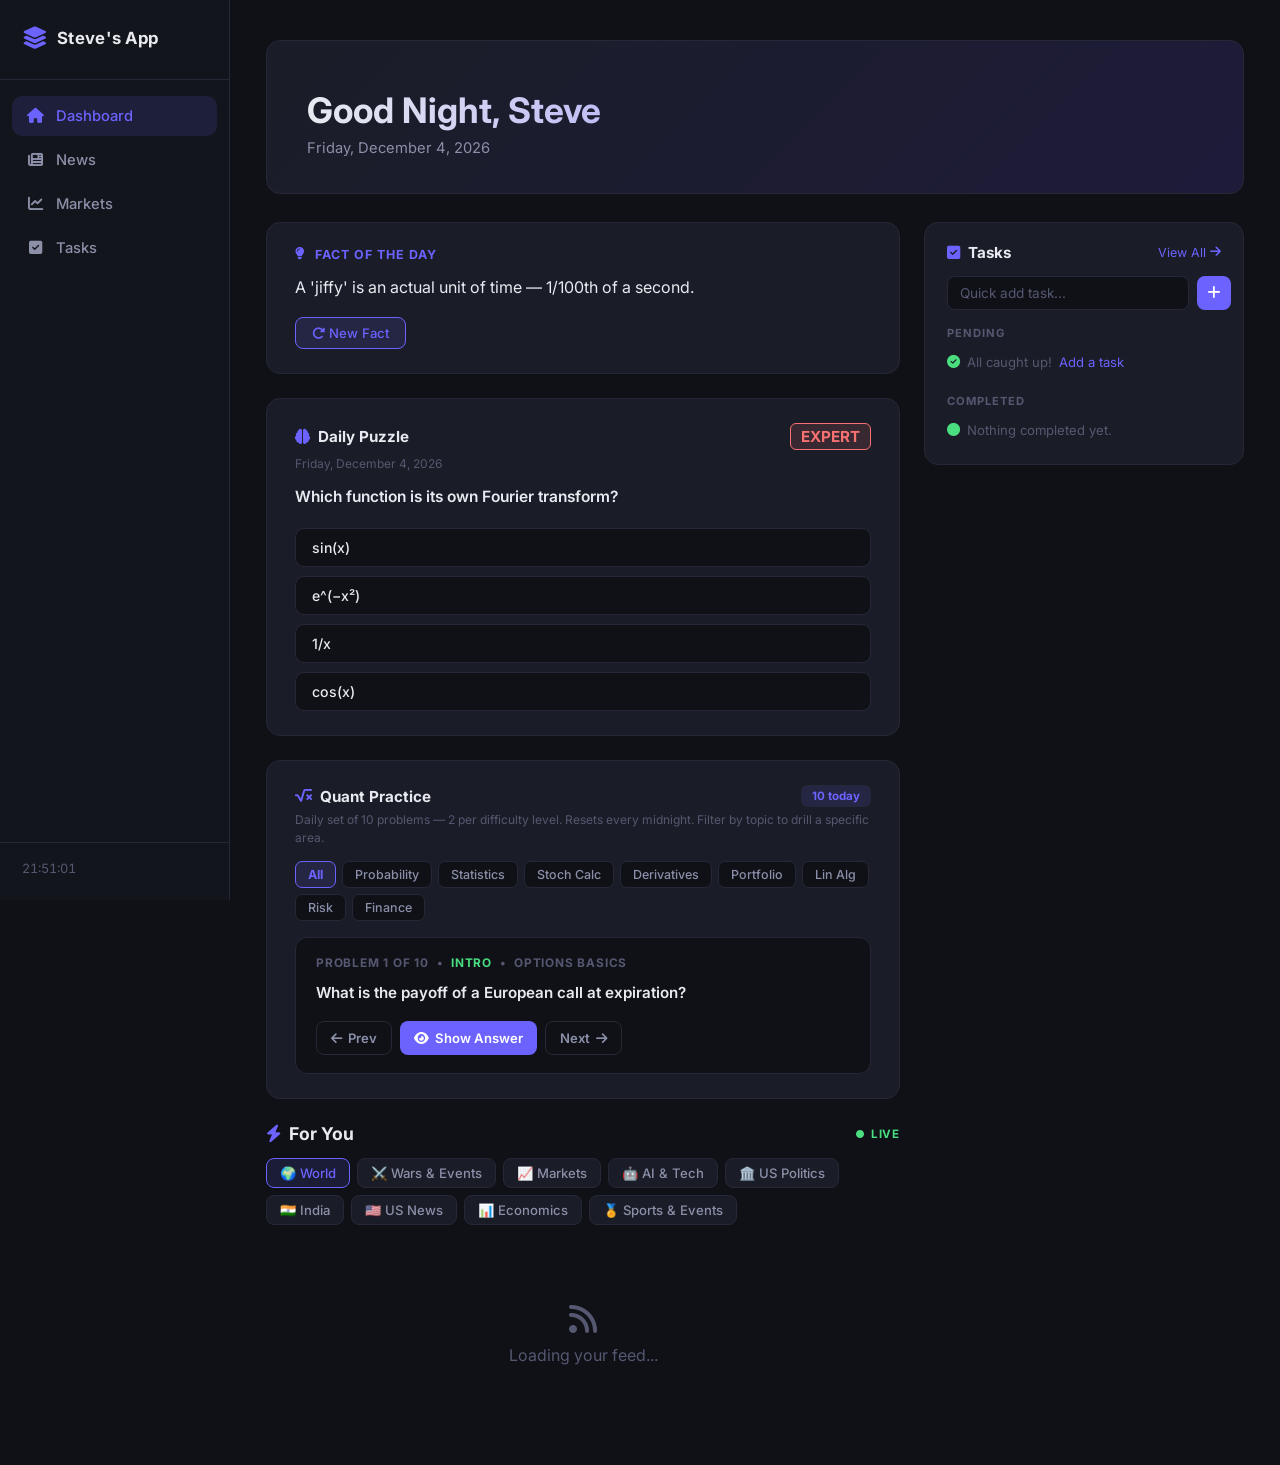
<file: index.html>
<!DOCTYPE html>
<html lang="en">
<head>
  <meta charset="UTF-8" />
  <meta name="viewport" content="width=device-width, initial-scale=1.0" />
  <title>Steve's Dashboard</title>
  <link rel="stylesheet" href="style.css" />
  <link href="https://fonts.googleapis.com/css2?family=Inter:wght@300;400;500;600;700&display=swap" rel="stylesheet" />
  <link rel="stylesheet" href="https://cdnjs.cloudflare.com/ajax/libs/font-awesome/6.5.0/css/all.min.css" />
</head>
<body>
  <nav class="sidebar">
    <div class="sidebar-logo">
      <span class="logo-icon"><i class="fas fa-layer-group"></i></span>
      <span class="logo-text">Steve's App</span>
    </div>
    <ul class="nav-links">
      <li><a href="index.html"   class="nav-item active"><i class="fas fa-home"></i><span>Dashboard</span></a></li>
      <li><a href="news.html"    class="nav-item"><i class="fas fa-newspaper"></i><span>News</span></a></li>
      <li><a href="markets.html" class="nav-item"><i class="fas fa-chart-line"></i><span>Markets</span></a></li>
      <li><a href="tasks.html"   class="nav-item"><i class="fas fa-check-square"></i><span>Tasks</span></a></li>
    </ul>
    <div class="sidebar-footer"><span id="sidebar-clock"></span></div>
  </nav>

  <main class="main-content">

    <div class="dashboard-hero">
      <div class="greeting-card">
        <div class="greeting-icon" id="greeting-icon"></div>
        <h1 id="greeting-text">Hello, Steve</h1>
        <p class="greeting-date" id="greeting-date"></p>
      </div>
    </div>

    <div class="dash-two-col">
      <div class="dash-left">

        <div class="fact-section">
          <div class="fact-card">
            <div class="fact-header"><i class="fas fa-lightbulb"></i><span>Fact of the Day</span></div>
            <p class="fact-text" id="fact-text">Loading fact...</p>
            <button class="fact-refresh" id="fact-refresh"><i class="fas fa-rotate-right"></i> New Fact</button>
          </div>
        </div>

        <div class="puzzle-section">
          <div class="puzzle-card" id="puzzle-card">
            <div class="puzzle-header">
              <span><i class="fas fa-brain"></i> Daily Puzzle</span>
              <span class="puzzle-badge" id="puzzle-badge"></span>
            </div>
            <div class="puzzle-date" id="puzzle-date"></div>
            <div class="puzzle-question" id="puzzle-question">Loading today's puzzle...</div>
            <div class="puzzle-options" id="puzzle-options"></div>
            <div class="puzzle-result" id="puzzle-result"></div>
          </div>
        </div>

        <!-- Quant Practice -->
        <div class="quant-section">
          <div class="quant-card">
            <div class="quant-header">
              <span><i class="fas fa-square-root-variable"></i> Quant Practice</span>
              <span class="quant-counter" id="quant-counter"></span>
            </div>
            <div class="quant-subtitle">Daily set of 10 problems — 2 per difficulty level. Resets every midnight. Filter by topic to drill a specific area.</div>

            <!-- Topic filters -->
            <div class="quant-filters" id="quant-filters">
              <button class="qf-btn active" data-topic="all">All</button>
              <button class="qf-btn" data-topic="Probability">Probability</button>
              <button class="qf-btn" data-topic="Statistics">Statistics</button>
              <button class="qf-btn" data-topic="Stochastic Calculus">Stoch Calc</button>
              <button class="qf-btn" data-topic="Derivatives">Derivatives</button>
              <button class="qf-btn" data-topic="Portfolio">Portfolio</button>
              <button class="qf-btn" data-topic="Linear Algebra">Lin Alg</button>
              <button class="qf-btn" data-topic="Risk">Risk</button>
              <button class="qf-btn" data-topic="Finance">Finance</button>
            </div>

            <div class="quant-problem-box">
              <div class="quant-problem-number" id="quant-problem-number">Problem 1 of 10</div>
              <div class="quant-problem-question" id="quant-problem-question">Loading problem...</div>
              <div class="quant-problem-answer" id="quant-problem-answer" style="display:none"></div>
              <div class="quant-actions">
                <button id="quant-prev-problem" class="quant-btn quant-btn-secondary"><i class="fas fa-arrow-left"></i> Prev</button>
                <button id="quant-show-answer" class="quant-btn"><i class="fas fa-eye"></i> Show Answer</button>
                <button id="quant-next-problem" class="quant-btn quant-btn-secondary">Next <i class="fas fa-arrow-right"></i></button>
              </div>
            </div>
          </div>
        </div>

        <div class="foryou-section">
          <div class="foryou-header">
            <span><i class="fas fa-bolt"></i> For You</span>
            <span class="foryou-live"><i class="fas fa-circle"></i> Live</span>
          </div>
          <div class="foryou-tabs" id="foryou-tabs">
            <button class="fy-tab active" data-topic="world">🌍 World</button>
            <button class="fy-tab" data-topic="war">⚔️ Wars &amp; Events</button>
            <button class="fy-tab" data-topic="markets">📈 Markets</button>
            <button class="fy-tab" data-topic="tech">🤖 AI &amp; Tech</button>
            <button class="fy-tab" data-topic="uspolitics">🏛️ US Politics</button>
            <button class="fy-tab" data-topic="india">🇮🇳 India</button>
            <button class="fy-tab" data-topic="usnews">🇺🇸 US News</button>
            <button class="fy-tab" data-topic="economics">📊 Economics</button>
            <button class="fy-tab" data-topic="sports">🏅 Sports &amp; Events</button>
          </div>
          <div class="foryou-grid" id="foryou-grid">
            <div class="foryou-placeholder"><i class="fas fa-rss"></i><p>Loading your feed...</p></div>
          </div>
        </div>

      </div>

      <div class="dash-right">
        <div class="dash-tasks-widget">
          <div class="widget-header">
            <span><i class="fas fa-check-square"></i> Tasks</span>
            <a href="tasks.html" class="widget-link">View All <i class="fas fa-arrow-right"></i></a>
          </div>
          <div class="dash-quick-add">
            <input type="text" id="dash-task-input" placeholder="Quick add task..." maxlength="200" />
            <button id="dash-task-add"><i class="fas fa-plus"></i></button>
          </div>
          <div class="dash-task-section-label">Pending</div>
          <div id="dash-task-list"></div>
          <div class="dash-task-section-label" style="margin-top:18px">Completed</div>
          <div id="dash-done-list"></div>
        </div>
      </div>
    </div>

  </main>

  <script src="app.js"></script>
  <script src="puzzle.js"></script>
  <script src="quant.js"></script>
  <script src="foryou.js"></script>
</body>
</html>
</file>
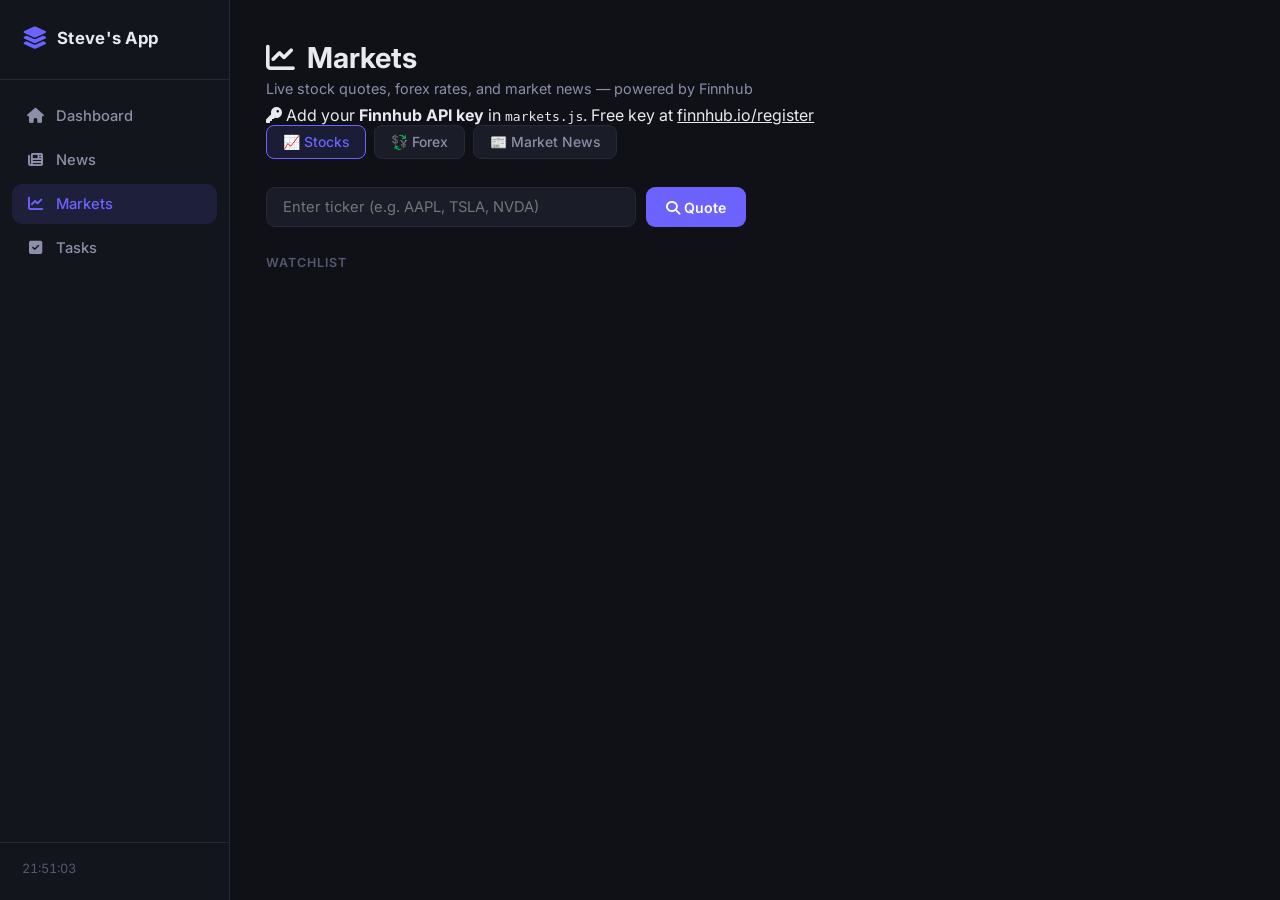
<file: markets.html>
<!DOCTYPE html>
<html lang="en">
<head>
  <meta charset="UTF-8" />
  <meta name="viewport" content="width=device-width, initial-scale=1.0" />
  <title>Markets – Steve's App</title>
  <link rel="stylesheet" href="style.css" />
  <link href="https://fonts.googleapis.com/css2?family=Inter:wght@300;400;500;600;700&display=swap" rel="stylesheet" />
  <link rel="stylesheet" href="https://cdnjs.cloudflare.com/ajax/libs/font-awesome/6.5.0/css/all.min.css" />
</head>
<body>
  <nav class="sidebar">
    <div class="sidebar-logo">
      <span class="logo-icon"><i class="fas fa-layer-group"></i></span>
      <span class="logo-text">Steve's App</span>
    </div>
    <ul class="nav-links">
      <li><a href="index.html"   class="nav-item"><i class="fas fa-home"></i><span>Dashboard</span></a></li>
      <li><a href="news.html"    class="nav-item"><i class="fas fa-newspaper"></i><span>News</span></a></li>
      <li><a href="markets.html" class="nav-item active"><i class="fas fa-chart-line"></i><span>Markets</span></a></li>
      <li><a href="tasks.html"   class="nav-item"><i class="fas fa-check-square"></i><span>Tasks</span></a></li>
    </ul>
    <div class="sidebar-footer"><span id="sidebar-clock"></span></div>
  </nav>
  <main class="main-content">
    <div class="news-header">
      <h1><i class="fas fa-chart-line"></i> Markets</h1>
      <p>Live stock quotes, forex rates, and market news — powered by Finnhub</p>
    </div>
    <div class="api-notice">
      <i class="fas fa-key"></i>
      <span>Add your <strong>Finnhub API key</strong> in <code>markets.js</code>. Free key at <a href="https://finnhub.io/register" target="_blank" style="color:inherit">finnhub.io/register</a></span>
    </div>
    <div class="category-tabs" id="market-tabs">
      <button class="tab-btn active" data-tab="stocks">📈 Stocks</button>
      <button class="tab-btn" data-tab="forex">💱 Forex</button>
      <button class="tab-btn" data-tab="market-news">📰 Market News</button>
    </div>
    <div id="tab-stocks">
      <div class="ticker-search">
        <input type="text" id="ticker-input" placeholder="Enter ticker (e.g. AAPL, TSLA, NVDA)" />
        <button id="ticker-btn"><i class="fas fa-search"></i> Quote</button>
      </div>
      <div id="quote-result"></div>
      <div class="section-label">Watchlist</div>
      <div class="watchlist-grid" id="watchlist-grid"></div>
    </div>
    <div id="tab-forex" style="display:none">
      <div class="section-label">Major Currency Pairs</div>
      <div class="forex-grid" id="forex-grid"></div>
    </div>
    <div id="tab-market-news" style="display:none">
      <div class="news-grid" id="market-news-grid"></div>
    </div>
  </main>
  <script src="app.js"></script>
  <script src="markets.js"></script>
</body>
</html>
</file>
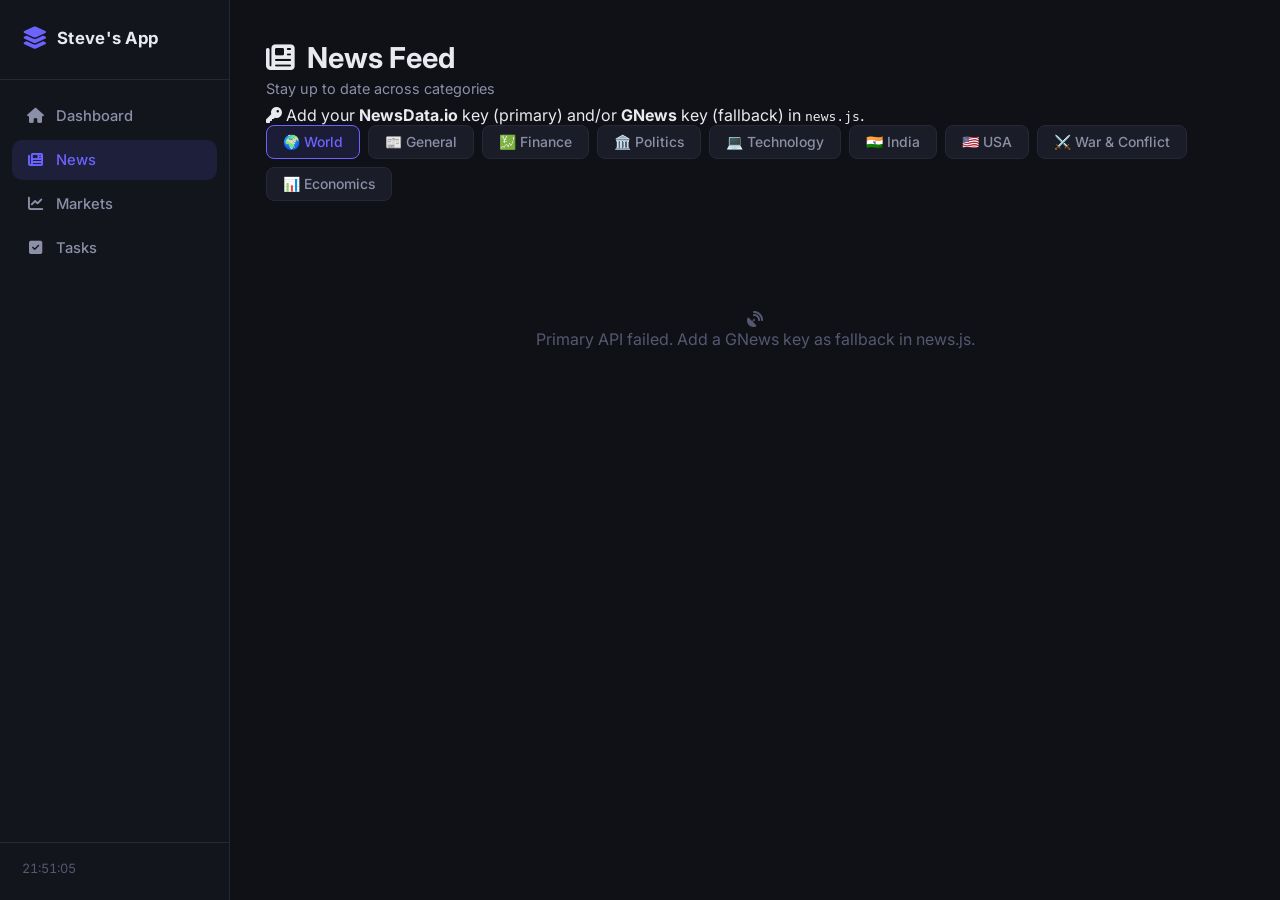
<file: news.html>
<!DOCTYPE html>
<html lang="en">
<head>
  <meta charset="UTF-8" />
  <meta name="viewport" content="width=device-width, initial-scale=1.0" />
  <title>News – Steve's App</title>
  <link rel="stylesheet" href="style.css" />
  <link href="https://fonts.googleapis.com/css2?family=Inter:wght@300;400;500;600;700&display=swap" rel="stylesheet" />
  <link rel="stylesheet" href="https://cdnjs.cloudflare.com/ajax/libs/font-awesome/6.5.0/css/all.min.css" />
</head>
<body>
  <nav class="sidebar">
    <div class="sidebar-logo">
      <span class="logo-icon"><i class="fas fa-layer-group"></i></span>
      <span class="logo-text">Steve's App</span>
    </div>
    <ul class="nav-links">
      <li><a href="index.html"   class="nav-item"><i class="fas fa-home"></i><span>Dashboard</span></a></li>
      <li><a href="news.html"    class="nav-item active"><i class="fas fa-newspaper"></i><span>News</span></a></li>
      <li><a href="markets.html" class="nav-item"><i class="fas fa-chart-line"></i><span>Markets</span></a></li>
      <li><a href="tasks.html"   class="nav-item"><i class="fas fa-check-square"></i><span>Tasks</span></a></li>
    </ul>
    <div class="sidebar-footer"><span id="sidebar-clock"></span></div>
  </nav>
  <main class="main-content">
    <div class="news-header">
      <h1><i class="fas fa-newspaper"></i> News Feed</h1>
      <p>Stay up to date across categories</p>
    </div>
    <div class="api-notice">
      <i class="fas fa-key"></i>
      <span>Add your <strong>NewsData.io</strong> key (primary) and/or <strong>GNews</strong> key (fallback) in <code>news.js</code>.</span>
    </div>
    <div class="category-tabs" id="category-tabs">
      <button class="tab-btn active" data-category="world">🌍 World</button>
      <button class="tab-btn" data-category="top">📰 General</button>
      <button class="tab-btn" data-category="business">💹 Finance</button>
      <button class="tab-btn" data-category="politics">🏛️ Politics</button>
      <button class="tab-btn" data-category="technology">💻 Technology</button>
      <button class="tab-btn" data-category="india">🇮🇳 India</button>
      <button class="tab-btn" data-category="usa">🇺🇸 USA</button>
      <button class="tab-btn" data-category="war">⚔️ War & Conflict</button>
      <button class="tab-btn" data-category="economics">📊 Economics</button>
    </div>
    <div class="news-grid" id="news-grid">
      <div class="news-placeholder"><i class="fas fa-satellite-dish"></i><p>Add your API key to fetch live news</p></div>
    </div>
  </main>
  <script src="app.js"></script>
  <script src="news.js"></script>
</body>
</html>
</file>
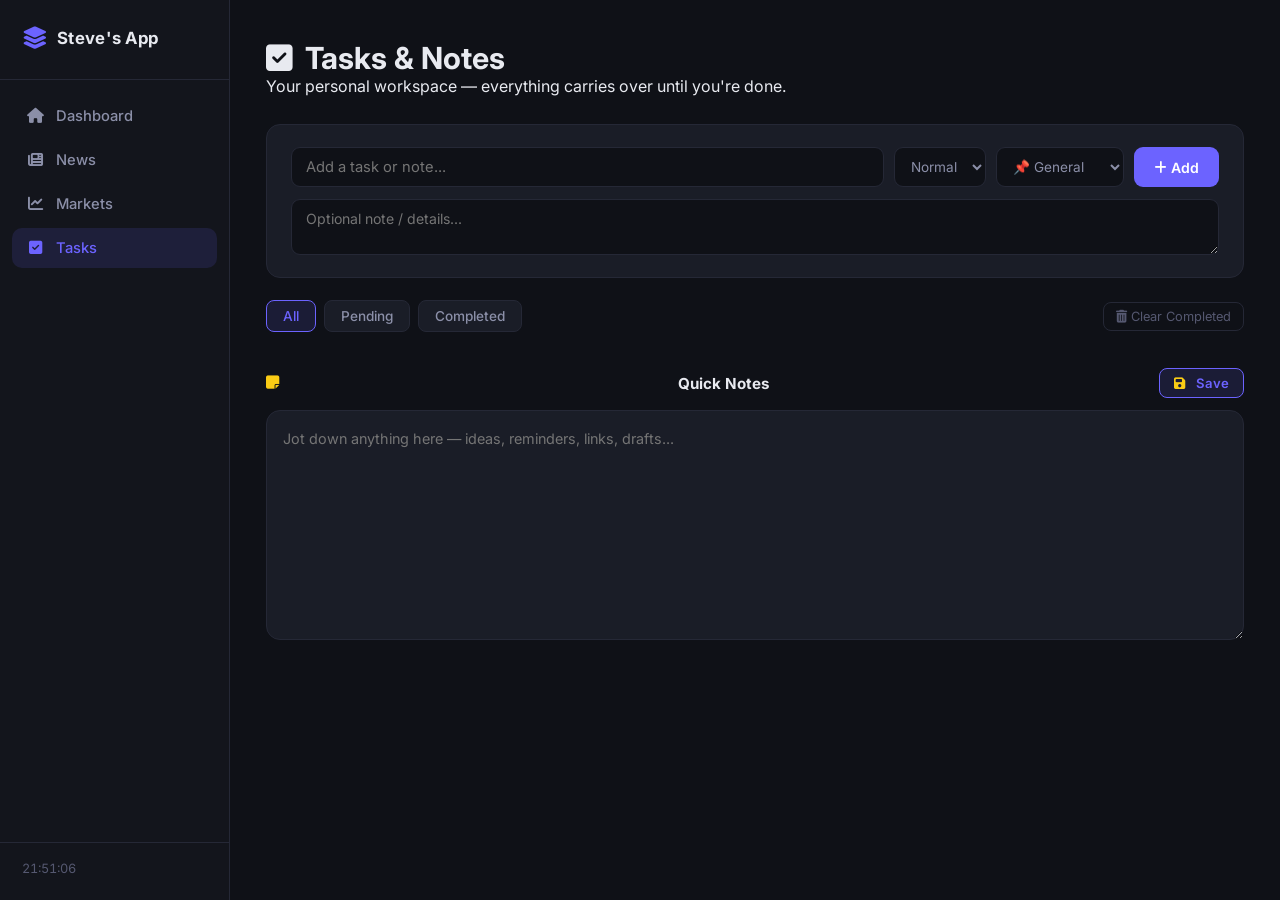
<file: tasks.html>
<!DOCTYPE html>
<html lang="en">
<head>
  <meta charset="UTF-8" />
  <meta name="viewport" content="width=device-width, initial-scale=1.0" />
  <title>Tasks – Steve's App</title>
  <link rel="stylesheet" href="style.css" />
  <link href="https://fonts.googleapis.com/css2?family=Inter:wght@300;400;500;600;700&display=swap" rel="stylesheet" />
  <link rel="stylesheet" href="https://cdnjs.cloudflare.com/ajax/libs/font-awesome/6.5.0/css/all.min.css" />
</head>
<body>
  <nav class="sidebar">
    <div class="sidebar-logo">
      <span class="logo-icon"><i class="fas fa-layer-group"></i></span>
      <span class="logo-text">Steve's App</span>
    </div>
    <ul class="nav-links">
      <li><a href="index.html"   class="nav-item"><i class="fas fa-home"></i><span>Dashboard</span></a></li>
      <li><a href="news.html"    class="nav-item"><i class="fas fa-newspaper"></i><span>News</span></a></li>
      <li><a href="markets.html" class="nav-item"><i class="fas fa-chart-line"></i><span>Markets</span></a></li>
      <li><a href="tasks.html"   class="nav-item active"><i class="fas fa-check-square"></i><span>Tasks</span></a></li>
    </ul>
    <div class="sidebar-footer"><span id="sidebar-clock"></span></div>
  </nav>

  <main class="main-content">
    <div class="tasks-header">
      <h1><i class="fas fa-check-square"></i> Tasks & Notes</h1>
      <p>Your personal workspace — everything carries over until you're done.</p>
    </div>

    <!-- Add Task -->
    <div class="task-input-card">
      <div class="task-input-row">
        <input type="text" id="task-title" placeholder="Add a task or note..." maxlength="200" />
        <select id="task-priority">
          <option value="normal">Normal</option>
          <option value="high">High</option>
          <option value="low">Low</option>
        </select>
        <select id="task-tag">
          <option value="general">📌 General</option>
          <option value="school">🎓 School</option>
          <option value="work">💼 Work</option>
          <option value="personal">💪 Personal</option>
          <option value="finance">💰 Finance</option>
          <option value="research">🔬 Research</option>
        </select>
        <button id="task-add-btn"><i class="fas fa-plus"></i> Add</button>
      </div>
      <textarea id="task-note" placeholder="Optional note / details..." rows="2" maxlength="1000"></textarea>
    </div>

    <!-- Filters -->
    <div class="task-filters">
      <button class="tf-btn active" data-filter="all">All</button>
      <button class="tf-btn" data-filter="pending">Pending</button>
      <button class="tf-btn" data-filter="completed">Completed</button>
      <div class="task-filter-right">
        <span id="task-count"></span>
        <button id="clear-completed-btn"><i class="fas fa-trash-alt"></i> Clear Completed</button>
      </div>
    </div>

    <!-- Task List -->
    <div id="task-list"></div>

    <!-- Notes Section -->
    <div class="notes-section">
      <div class="notes-header">
        <i class="fas fa-sticky-note"></i> Quick Notes
        <button id="note-save-btn"><i class="fas fa-floppy-disk"></i> Save</button>
      </div>
      <textarea id="quick-note-pad" placeholder="Jot down anything here — ideas, reminders, links, drafts..." rows="8"></textarea>
    </div>
  </main>

  <script src="app.js"></script>
  <script src="tasks.js"></script>
</body>
</html>
</file>
<file: style.css>
*, *::before, *::after { box-sizing: border-box; margin: 0; padding: 0; }

:root {
  --bg: #0f1117;
  --sidebar-bg: #13151c;
  --card-bg: #1a1d27;
  --card-border: #252836;
  --accent: #6c63ff;
  --accent-soft: #6c63ff22;
  --text-primary: #e8eaf0;
  --text-secondary: #8b8fa8;
  --text-muted: #555870;
  --green: #4ade80;
  --yellow: #facc15;
  --red: #f87171;
  --radius: 14px;
  --sidebar-width: 230px;
  --transition: 0.2s ease;
}

body { font-family:'Inter',sans-serif; background:var(--bg); color:var(--text-primary); display:flex; min-height:100vh; }

/* SIDEBAR */
.sidebar { width:var(--sidebar-width); background:var(--sidebar-bg); border-right:1px solid var(--card-border); display:flex; flex-direction:column; position:fixed; top:0; left:0; bottom:0; padding:24px 0; z-index:100; }
.sidebar-logo { display:flex; align-items:center; gap:10px; padding:0 22px 28px; border-bottom:1px solid var(--card-border); margin-bottom:16px; }
.logo-icon { font-size:1.4rem; color:var(--accent); }
.logo-text { font-size:1.05rem; font-weight:700; color:var(--text-primary); letter-spacing:0.3px; }
.nav-links { list-style:none; flex:1; padding:0 12px; }
.nav-links li { margin-bottom:4px; }
.nav-item { display:flex; align-items:center; gap:12px; padding:11px 14px; border-radius:10px; text-decoration:none; color:var(--text-secondary); font-size:0.92rem; font-weight:500; transition:var(--transition); }
.nav-item:hover { background:var(--accent-soft); color:var(--text-primary); }
.nav-item.active { background:var(--accent-soft); color:var(--accent); }
.nav-item i { width:18px; text-align:center; font-size:0.95rem; }
.sidebar-footer { padding:18px 22px 0; border-top:1px solid var(--card-border); color:var(--text-muted); font-size:0.8rem; font-variant-numeric:tabular-nums; }

/* MAIN */
.main-content { margin-left:var(--sidebar-width); flex:1; padding:40px 36px; }

/* GREETING */
.dashboard-hero { margin-bottom:28px; }
.greeting-card { background:linear-gradient(135deg,#1a1d27 0%,#1e1b3a 100%); border:1px solid var(--card-border); border-radius:var(--radius); padding:36px 40px; display:flex; flex-direction:column; gap:8px; }
.greeting-icon { font-size:2.4rem; margin-bottom:4px; }
.greeting-card h1 { font-size:2.2rem; font-weight:700; background:linear-gradient(90deg,#e8eaf0,var(--accent)); -webkit-background-clip:text; -webkit-text-fill-color:transparent; background-clip:text; }
.greeting-date { color:var(--text-secondary); font-size:0.92rem; }

/* TWO COLUMN */
.dash-two-col { display:grid; grid-template-columns:1fr 320px; gap:24px; align-items:start; }
.dash-left { display:flex; flex-direction:column; gap:24px; min-width:0; }
.dash-right { position:sticky; top:24px; }

/* TASKS WIDGET */
.dash-tasks-widget { background:var(--card-bg); border:1px solid var(--card-border); border-radius:var(--radius); padding:20px 22px; }
.widget-header { display:flex; align-items:center; justify-content:space-between; margin-bottom:14px; }
.widget-header>span { font-size:0.95rem; font-weight:700; color:var(--text-primary); display:flex; align-items:center; gap:8px; }
.widget-header i { color:var(--accent); }
.widget-link { font-size:0.78rem; color:var(--accent); text-decoration:none; display:flex; align-items:center; gap:4px; }
.widget-link:hover { text-decoration:underline; }
.dash-quick-add { display:flex; gap:8px; margin-bottom:16px; }
.dash-quick-add input { flex:1; background:var(--bg); border:1px solid var(--card-border); color:var(--text-primary); padding:8px 12px; border-radius:8px; font-size:0.85rem; font-family:'Inter',sans-serif; outline:none; transition:var(--transition); }
.dash-quick-add input:focus { border-color:var(--accent); }
.dash-quick-add input::placeholder { color:var(--text-muted); }
#dash-task-add { background:var(--accent); border:none; color:#fff; width:34px; height:34px; border-radius:8px; cursor:pointer; font-size:0.9rem; transition:var(--transition); flex-shrink:0; }
.dash-task-section-label { font-size:0.7rem; font-weight:700; text-transform:uppercase; letter-spacing:1px; color:var(--text-muted); margin-bottom:8px; }
.dash-task-item { display:flex; align-items:center; gap:9px; padding:8px 0; border-bottom:1px solid var(--card-border); font-size:0.85rem; }
.dash-task-item:last-child { border-bottom:none; }
.dash-task-done { opacity:0.45; }
.dash-task-done .dash-task-title { text-decoration:line-through; }
.dash-task-title { flex:1; line-height:1.4; }
.dash-check-btn { background:none; border:none; cursor:pointer; color:var(--text-muted); font-size:0.65rem; padding:0; transition:var(--transition); flex-shrink:0; }
.dash-check-btn:hover { color:var(--green); }
.dash-task-empty { color:var(--text-muted); font-size:0.82rem; padding:6px 0; display:flex; align-items:center; gap:7px; }
.dash-task-empty i { color:var(--green); }
.dash-task-empty a { color:var(--accent); text-decoration:none; }
.badge-high { background:#f8717120; color:var(--red); font-size:0.7rem; padding:2px 7px; border-radius:5px; font-weight:700; }

/* FACT */
.fact-card { background:var(--card-bg); border:1px solid var(--card-border); border-radius:var(--radius); padding:24px 28px; }
.fact-header { display:flex; align-items:center; gap:10px; font-size:0.78rem; font-weight:700; text-transform:uppercase; letter-spacing:1px; color:var(--accent); margin-bottom:12px; }
.fact-text { font-size:1rem; line-height:1.7; color:var(--text-primary); }
.fact-refresh { margin-top:16px; background:var(--accent-soft); border:1px solid var(--accent); color:var(--accent); padding:7px 16px; border-radius:8px; cursor:pointer; font-size:0.82rem; font-family:'Inter',sans-serif; font-weight:500; transition:var(--transition); }
.fact-refresh:hover { background:var(--accent); color:#fff; }

/* DAILY PUZZLE */
.puzzle-card { background:var(--card-bg); border:1px solid var(--card-border); border-radius:var(--radius); padding:24px 28px; }
.puzzle-header { display:flex; align-items:center; justify-content:space-between; margin-bottom:6px; }
.puzzle-header>span { font-size:0.95rem; font-weight:700; color:var(--text-primary); display:flex; align-items:center; gap:8px; }
.puzzle-header i { color:var(--accent); }
.puzzle-badge { font-size:0.72rem; font-weight:700; text-transform:uppercase; padding:3px 10px; border-radius:6px; border:1px solid; }
.puzzle-date { font-size:0.75rem; color:var(--text-muted); margin-bottom:14px; }
.puzzle-question { font-size:0.97rem; font-weight:600; line-height:1.6; margin-bottom:18px; }
.puzzle-options { display:flex; flex-direction:column; gap:9px; }
.puzzle-option { background:var(--bg); border:1px solid var(--card-border); color:var(--text-primary); padding:10px 16px; border-radius:9px; text-align:left; cursor:pointer; font-size:0.88rem; font-family:'Inter',sans-serif; font-weight:500; transition:var(--transition); }
.puzzle-option:hover:not(:disabled) { border-color:var(--accent); background:var(--accent-soft); color:var(--accent); }
.puzzle-option:disabled { cursor:default; }
.puzzle-correct { border-color:var(--green)!important; background:#4ade8018!important; color:var(--green)!important; }
.puzzle-wrong { border-color:var(--red)!important; background:#f8717118!important; color:var(--red)!important; }
.puzzle-result { display:none; margin-top:16px; padding:12px 16px; border-radius:9px; font-size:0.88rem; font-weight:600; align-items:flex-start; gap:9px; }
.puzzle-result-correct { background:#4ade8018; color:var(--green); border:1px solid #4ade8040; }
.puzzle-result-wrong { background:#f8717118; color:var(--red); border:1px solid #f8717140; }
.puzzle-explain { font-weight:400; color:var(--text-secondary); margin-left:4px; }

/* QUANT PRACTICE */
.quant-card { background:var(--card-bg); border:1px solid var(--card-border); border-radius:var(--radius); padding:24px 28px; }
.quant-header { display:flex; align-items:center; justify-content:space-between; margin-bottom:4px; }
.quant-header>span:first-child { font-size:0.95rem; font-weight:700; color:var(--text-primary); display:flex; align-items:center; gap:8px; }
.quant-header i { color:var(--accent); }
.quant-counter { font-size:0.72rem; font-weight:700; padding:3px 10px; border-radius:6px; background:var(--accent-soft); color:var(--accent); border:1px solid var(--card-border); }
.quant-subtitle { font-size:0.75rem; color:var(--text-muted); margin-bottom:14px; line-height:1.5; }
.quant-filters { display:flex; flex-wrap:wrap; gap:6px; margin-bottom:16px; }
.qf-btn { background:var(--bg); border:1px solid var(--card-border); color:var(--text-secondary); padding:5px 12px; border-radius:7px; cursor:pointer; font-size:0.78rem; font-family:'Inter',sans-serif; font-weight:500; transition:var(--transition); }
.qf-btn:hover { border-color:var(--accent); color:var(--text-primary); }
.qf-btn.active { background:var(--accent-soft); border-color:var(--accent); color:var(--accent); font-weight:700; }
.quant-problem-box { background:var(--bg); border:1px solid var(--card-border); border-radius:12px; padding:18px 20px; }
.quant-problem-number { font-size:0.74rem; text-transform:uppercase; letter-spacing:0.8px; color:var(--text-muted); font-weight:700; margin-bottom:10px; }
.quant-problem-question { font-size:0.95rem; font-weight:600; color:var(--text-primary); line-height:1.65; margin-bottom:14px; }
.quant-problem-answer { margin-top:14px; padding:12px 14px; border-radius:9px; background:var(--accent-soft); border:1px solid var(--card-border); color:var(--text-secondary); line-height:1.6; font-size:0.88rem; }
.quant-actions { display:flex; gap:8px; margin-top:16px; flex-wrap:wrap; }
.quant-btn { background:var(--accent); border:none; color:#fff; padding:8px 14px; border-radius:8px; cursor:pointer; font-size:0.82rem; font-family:'Inter',sans-serif; font-weight:600; transition:var(--transition); display:flex; align-items:center; gap:6px; }
.quant-btn:hover { opacity:0.85; }
.quant-btn-secondary { background:transparent; border:1px solid var(--card-border); color:var(--text-secondary); }
.quant-btn-secondary:hover { border-color:var(--accent); color:var(--accent); opacity:1; }

/* FOR YOU */
.foryou-header { display:flex; align-items:center; justify-content:space-between; margin-bottom:14px; }
.foryou-header>span:first-child { font-size:1.1rem; font-weight:700; color:var(--text-primary); display:flex; align-items:center; gap:8px; }
.foryou-header i.fa-bolt { color:var(--accent); }
.foryou-live { display:flex; align-items:center; gap:6px; font-size:0.72rem; font-weight:700; color:#4ade80; text-transform:uppercase; letter-spacing:0.8px; }
.foryou-live i { font-size:0.5rem; animation:pulse 1.4s infinite; }
@keyframes pulse { 0%,100%{opacity:1}50%{opacity:0.3} }
.foryou-tabs { display:flex; flex-wrap:wrap; gap:7px; margin-bottom:18px; }
.fy-tab { background:var(--card-bg); border:1px solid var(--card-border); color:var(--text-secondary); padding:6px 13px; border-radius:8px; cursor:pointer; font-size:0.82rem; font-family:'Inter',sans-serif; font-weight:500; transition:var(--transition); }
.fy-tab:hover { border-color:var(--accent); color:var(--text-primary); }
.fy-tab.active { background:var(--accent-soft); border-color:var(--accent); color:var(--accent); }
.foryou-grid { display:grid; grid-template-columns:repeat(auto-fill,minmax(260px,1fr)); gap:14px; }
.fy-card { background:var(--card-bg); border:1px solid var(--card-border); border-radius:11px; padding:16px 18px; display:flex; flex-direction:column; gap:6px; text-decoration:none; color:inherit; transition:var(--transition); }
.fy-card:hover { border-color:var(--accent); transform:translateY(-2px); }
.fy-source { font-size:0.68rem; font-weight:700; text-transform:uppercase; letter-spacing:0.8px; color:var(--accent); }
.fy-title { font-size:0.9rem; font-weight:600; line-height:1.5; color:var(--text-primary); }
.fy-desc { font-size:0.78rem; color:var(--text-secondary); line-height:1.5; flex:1; }
.fy-meta { font-size:0.7rem; color:var(--text-muted); }
.foryou-placeholder { grid-column:1/-1; text-align:center; padding:60px 20px; color:var(--text-muted); }
.foryou-placeholder i { font-size:2rem; margin-bottom:10px; display:block; }

/* NEWS */
.news-header { margin-bottom:8px; }
.news-header h1 { font-size:1.8rem; font-weight:700; display:flex; align-items:center; gap:12px; }
.news-header p { color:var(--text-secondary); font-size:0.9rem; margin-top:5px; }
.category-tabs { display:flex; flex-wrap:wrap; gap:8px; margin-bottom:28px; }
.tab-btn { background:var(--card-bg); border:1px solid var(--card-border); color:var(--text-secondary); padding:8px 16px; border-radius:8px; cursor:pointer; font-size:0.87rem; font-family:'Inter',sans-serif; font-weight:500; transition:var(--transition); }
.tab-btn:hover { border-color:var(--accent); color:var(--text-primary); }
.tab-btn.active { background:var(--accent-soft); border-color:var(--accent); color:var(--accent); }
.news-grid { display:grid; grid-template-columns:repeat(auto-fill,minmax(300px,1fr)); gap:20px; }
.news-card { background:var(--card-bg); border:1px solid var(--card-border); border-radius:var(--radius); padding:22px; display:flex; flex-direction:column; gap:10px; transition:var(--transition); text-decoration:none; color:inherit; }
.news-card:hover { border-color:var(--accent); transform:translateY(-2px); }
.news-card-source { font-size:0.75rem; font-weight:600; text-transform:uppercase; letter-spacing:0.8px; color:var(--accent); }
.news-card-title { font-size:0.97rem; font-weight:600; line-height:1.5; }
.news-card-desc { font-size:0.84rem; color:var(--text-secondary); line-height:1.6; flex:1; }
.news-card-date { font-size:0.75rem; color:var(--text-muted); }
.news-placeholder,.loading-spinner { grid-column:1/-1; text-align:center; padding:80px 20px; color:var(--text-muted); }

/* MARKETS */
.ticker-search { display:flex; gap:10px; margin-bottom:28px; max-width:480px; }
.ticker-search input { flex:1; background:var(--card-bg); border:1px solid var(--card-border); color:var(--text-primary); padding:10px 16px; border-radius:9px; font-size:0.92rem; font-family:'Inter',sans-serif; outline:none; transition:var(--transition); }
.ticker-search input:focus { border-color:var(--accent); }
#ticker-btn { background:var(--accent); border:none; color:#fff; padding:10px 20px; border-radius:9px; cursor:pointer; font-size:0.88rem; font-family:'Inter',sans-serif; font-weight:600; }
.quote-card { background:var(--card-bg); border:1px solid var(--card-border); border-radius:var(--radius); padding:24px 28px; max-width:520px; margin-bottom:32px; }
.quote-top { display:flex; justify-content:space-between; align-items:flex-start; margin-bottom:18px; }
.quote-symbol { font-size:1.5rem; font-weight:700; }
.quote-price { font-size:1.9rem; font-weight:700; }
.quote-stats { display:flex; flex-wrap:wrap; gap:14px; }
.quote-stat { display:flex; flex-direction:column; gap:3px; }
.stat-label { font-size:0.72rem; color:var(--text-muted); text-transform:uppercase; letter-spacing:0.6px; }
.stat-val { font-size:0.95rem; font-weight:600; }
.positive { color:#4ade80!important; } .negative { color:#f87171!important; } .neutral { color:var(--text-secondary)!important; }
.watchlist-grid,.forex-grid { display:grid; grid-template-columns:repeat(auto-fill,minmax(160px,1fr)); gap:14px; margin-bottom:32px; }
.watchlist-card { background:var(--card-bg); border:1px solid var(--card-border); border-radius:10px; padding:16px 18px; transition:var(--transition); }
.watchlist-card:hover { border-color:var(--accent); }
.wl-top { display:flex; justify-content:space-between; align-items:center; margin-bottom:6px; }
.wl-ticker { font-weight:700; font-size:0.95rem; }
.wl-price,.wl-change { font-size:0.88rem; font-weight:600; }
.section-label { font-size:0.78rem; font-weight:600; text-transform:uppercase; letter-spacing:1px; color:var(--text-muted); margin-bottom:14px; }

/* TASKS PAGE */
.tasks-header { margin-bottom:28px; }
.tasks-header h1 { font-size:1.9rem; font-weight:700; display:flex; align-items:center; gap:12px; }
.task-input-card { background:var(--card-bg); border:1px solid var(--card-border); border-radius:var(--radius); padding:22px 24px; margin-bottom:22px; display:flex; flex-direction:column; gap:12px; }
.task-input-row { display:flex; gap:10px; flex-wrap:wrap; }
.task-input-row input { flex:1; min-width:200px; background:var(--bg); border:1px solid var(--card-border); color:var(--text-primary); padding:10px 14px; border-radius:9px; font-size:0.92rem; font-family:'Inter',sans-serif; outline:none; transition:var(--transition); }
.task-input-row input:focus { border-color:var(--accent); }
.task-input-row select { background:var(--bg); border:1px solid var(--card-border); color:var(--text-secondary); padding:10px 12px; border-radius:9px; font-size:0.85rem; font-family:'Inter',sans-serif; outline:none; cursor:pointer; }
#task-add-btn { background:var(--accent); border:none; color:#fff; padding:10px 20px; border-radius:9px; cursor:pointer; font-size:0.88rem; font-family:'Inter',sans-serif; font-weight:600; white-space:nowrap; }
#task-note { background:var(--bg); border:1px solid var(--card-border); color:var(--text-primary); padding:10px 14px; border-radius:9px; font-size:0.88rem; font-family:'Inter',sans-serif; outline:none; resize:vertical; width:100%; transition:var(--transition); }
.task-filters { display:flex; align-items:center; gap:8px; margin-bottom:18px; flex-wrap:wrap; }
.tf-btn { background:var(--card-bg); border:1px solid var(--card-border); color:var(--text-secondary); padding:7px 16px; border-radius:8px; cursor:pointer; font-size:0.85rem; font-family:'Inter',sans-serif; font-weight:500; transition:var(--transition); }
.tf-btn:hover { border-color:var(--accent); color:var(--text-primary); }
.tf-btn.active { background:var(--accent-soft); border-color:var(--accent); color:var(--accent); }
.task-filter-right { margin-left:auto; display:flex; align-items:center; gap:12px; }
#task-count { font-size:0.8rem; color:var(--text-muted); }
#clear-completed-btn { background:transparent; border:1px solid var(--card-border); color:var(--text-muted); padding:6px 12px; border-radius:8px; cursor:pointer; font-size:0.8rem; font-family:'Inter',sans-serif; transition:var(--transition); }
#clear-completed-btn:hover { border-color:var(--red); color:var(--red); }
.task-item { display:flex; align-items:flex-start; justify-content:space-between; gap:12px; background:var(--card-bg); border:1px solid var(--card-border); border-radius:11px; padding:16px 18px; margin-bottom:10px; transition:var(--transition); }
.task-item:hover { border-color:var(--accent); }
.task-high { border-left:3px solid var(--red)!important; }
.task-done { opacity:0.5; }
.task-done .task-title-text { text-decoration:line-through; }
.task-left { display:flex; align-items:flex-start; gap:12px; flex:1; }
.task-check { background:none; border:none; cursor:pointer; color:var(--text-muted); font-size:1.1rem; padding:0; margin-top:1px; transition:var(--transition); }
.task-check:hover { color:var(--accent); }
.task-done .task-check { color:var(--green); }
.task-body { display:flex; flex-direction:column; gap:5px; flex:1; }
.task-title-row { display:flex; align-items:center; gap:8px; flex-wrap:wrap; }
.task-title-text { font-size:0.94rem; font-weight:600; }
.task-note-text { font-size:0.82rem; color:var(--text-secondary); line-height:1.5; }
.task-meta { font-size:0.72rem; color:var(--text-muted); }
.task-delete { background:none; border:none; cursor:pointer; color:var(--text-muted); font-size:0.95rem; padding:2px 6px; transition:var(--transition); border-radius:5px; }
.task-delete:hover { color:var(--red); background:#f8717115; }
.task-empty { text-align:center; padding:60px 20px; color:var(--text-muted); }
.badge { display:inline-flex; align-items:center; padding:2px 8px; border-radius:5px; font-size:0.7rem; font-weight:700; text-transform:uppercase; letter-spacing:0.5px; }
.badge-low { background:#8b8fa820; color:var(--text-muted); }
.badge-tag { background:var(--accent-soft); color:var(--accent); font-weight:500; text-transform:none; }
.notes-section { margin-top:36px; }
.notes-header { display:flex; align-items:center; justify-content:space-between; font-size:0.95rem; font-weight:700; margin-bottom:12px; }
.notes-header i { color:var(--yellow); margin-right:8px; }
#note-save-btn { background:var(--accent-soft); border:1px solid var(--accent); color:var(--accent); padding:6px 14px; border-radius:8px; cursor:pointer; font-size:0.82rem; font-family:'Inter',sans-serif; font-weight:600; transition:var(--transition); }
#note-save-btn:hover { background:var(--accent); color:#fff; }
#quick-note-pad { width:100%; background:var(--card-bg); border:1px solid var(--card-border); color:var(--text-primary); padding:16px; border-radius:var(--radius); font-size:0.9rem; font-family:'Inter',sans-serif; line-height:1.7; outline:none; resize:vertical; transition:var(--transition); }
#quick-note-pad:focus { border-color:var(--accent); }

/* SCROLLBAR */
::-webkit-scrollbar { width:6px; }
::-webkit-scrollbar-track { background:var(--bg); }
::-webkit-scrollbar-thumb { background:var(--card-border); border-radius:3px; }

/* RESPONSIVE */
@media (max-width:1100px) { .dash-two-col { grid-template-columns:1fr; } .dash-right { position:static; } }
@media (max-width:768px) { .sidebar { width:60px; } .sidebar .logo-text,.nav-item span,.sidebar-footer { display:none; } .main-content { margin-left:60px; padding:24px 16px; } .greeting-card { padding:24px 20px; } .greeting-card h1 { font-size:1.7rem; } .foryou-grid,.news-grid { grid-template-columns:1fr; } }
</file>
